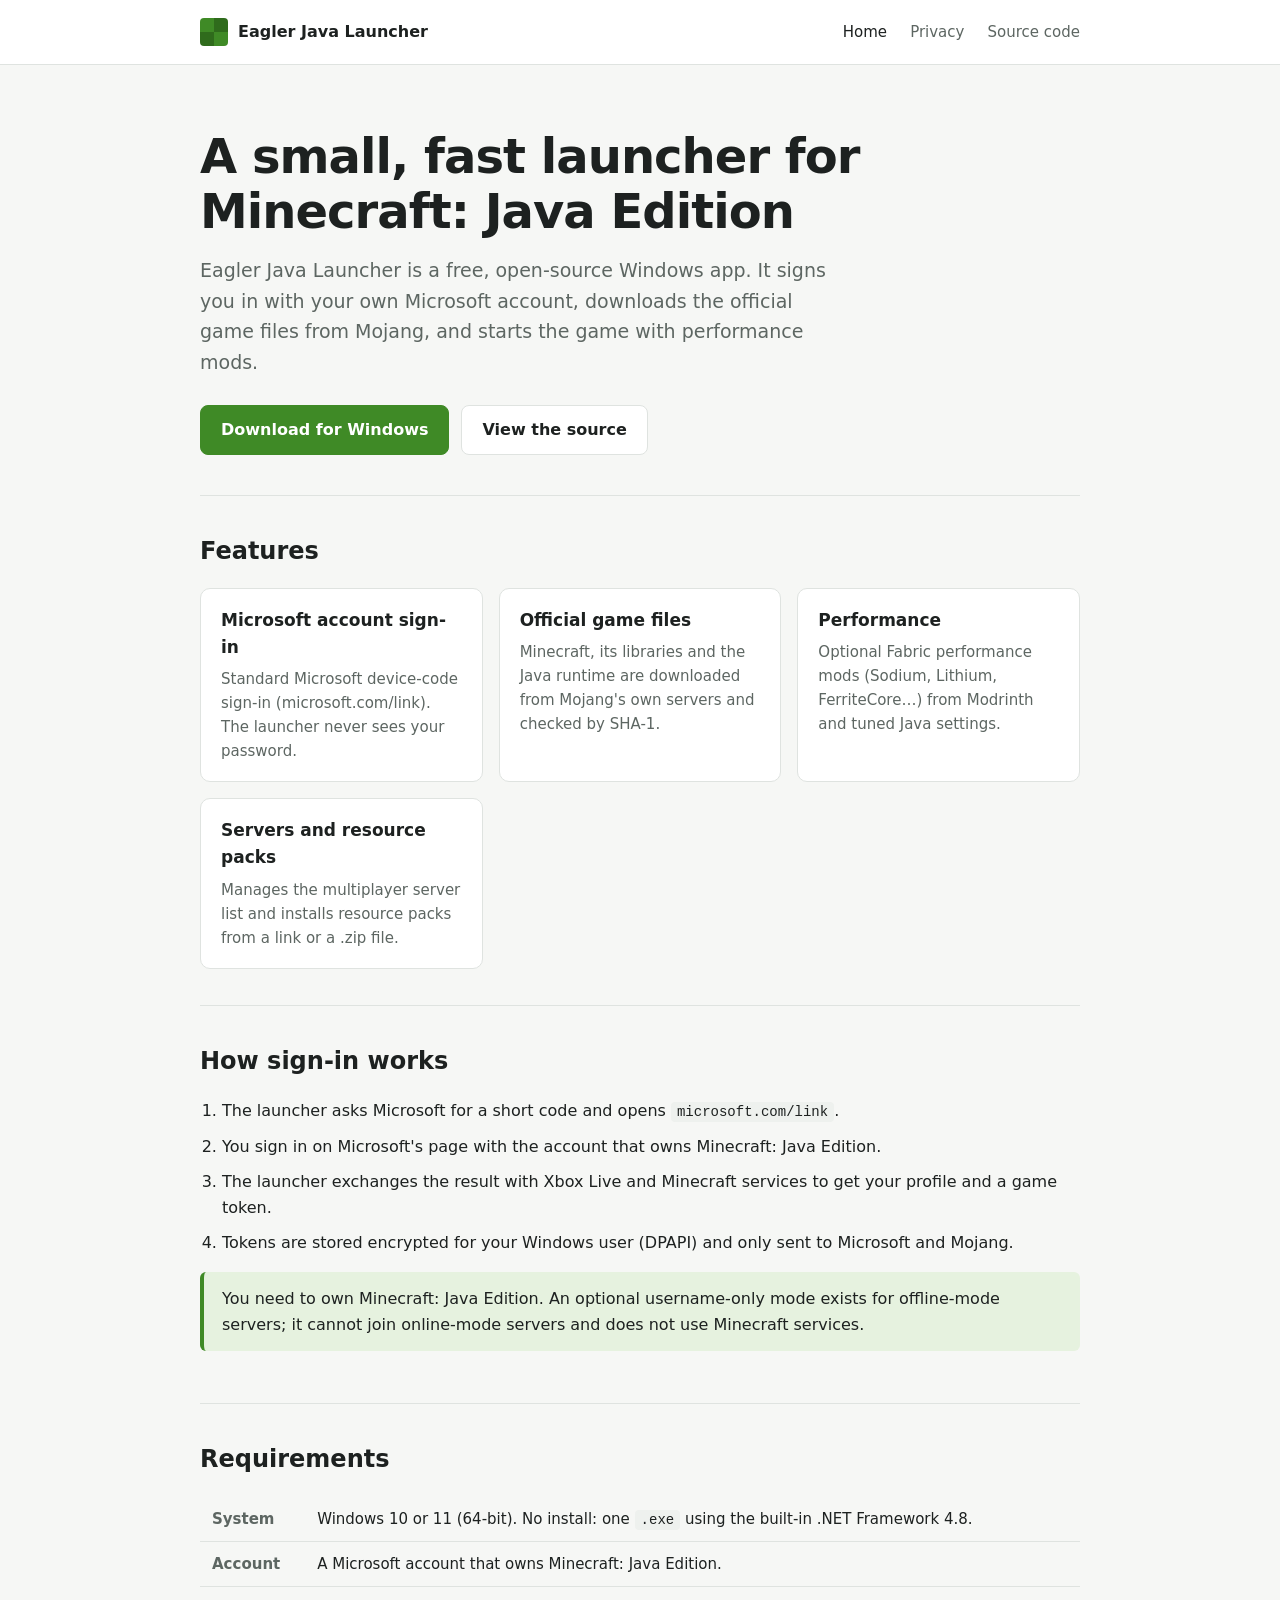
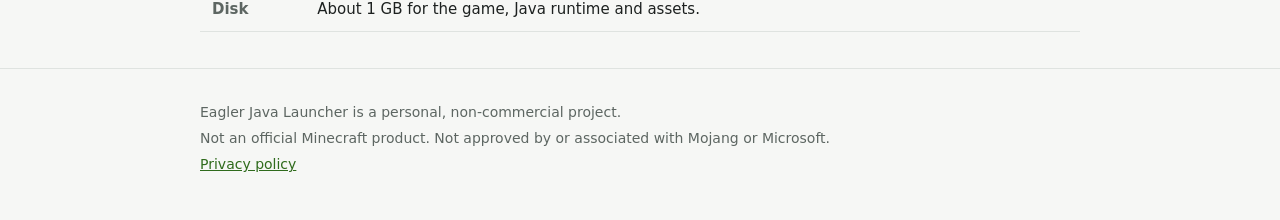
<file: index.html>
<!doctype html>
<html lang="en">
<head>
	<meta charset="utf-8">
	<meta name="viewport" content="width=device-width, initial-scale=1">
	<title>Eagler Java Launcher</title>
	<meta name="description" content="A lightweight, open-source Windows launcher for Minecraft: Java Edition with Microsoft account sign-in and performance mods.">
	<link rel="stylesheet" href="style.css">
</head>
<body>
	<header class="site">
		<div class="wrap">
			<a class="brand" href="./"><span class="brand-mark" aria-hidden="true"></span>Eagler Java Launcher</a>
			<nav>
				<a href="./" aria-current="page">Home</a>
				<a href="privacy.html">Privacy</a>
				<a href="https://github.com/AvenoxMC/avenox-launcher">Source code</a>
			</nav>
		</div>
	</header>

	<main class="wrap">
		<div class="hero">
			<h1>A small, fast launcher for Minecraft: Java Edition</h1>
			<p class="lead">
				Eagler Java Launcher is a free, open-source Windows app. It signs you in with your own Microsoft account,
				downloads the official game files from Mojang, and starts the game with performance mods.
			</p>
			<div class="actions">
				<a class="button primary" href="https://github.com/AvenoxMC/avenox-launcher/releases">Download for Windows</a>
				<a class="button" href="https://github.com/AvenoxMC/avenox-launcher">View the source</a>
			</div>
		</div>

		<section>
			<h2>Features</h2>
			<div class="grid">
				<div class="card">
					<h3>Microsoft account sign-in</h3>
					<p>Standard Microsoft device-code sign-in (microsoft.com/link). The launcher never sees your password.</p>
				</div>
				<div class="card">
					<h3>Official game files</h3>
					<p>Minecraft, its libraries and the Java runtime are downloaded from Mojang's own servers and checked by SHA-1.</p>
				</div>
				<div class="card">
					<h3>Performance</h3>
					<p>Optional Fabric performance mods (Sodium, Lithium, FerriteCore…) from Modrinth and tuned Java settings.</p>
				</div>
				<div class="card">
					<h3>Servers and resource packs</h3>
					<p>Manages the multiplayer server list and installs resource packs from a link or a .zip file.</p>
				</div>
			</div>
		</section>

		<section>
			<h2>How sign-in works</h2>
			<ol class="steps">
				<li>The launcher asks Microsoft for a short code and opens <code>microsoft.com/link</code>.</li>
				<li>You sign in on Microsoft's page with the account that owns Minecraft: Java Edition.</li>
				<li>The launcher exchanges the result with Xbox Live and Minecraft services to get your profile and a game token.</li>
				<li>Tokens are stored encrypted for your Windows user (DPAPI) and only sent to Microsoft and Mojang.</li>
			</ol>
			<p class="note">
				You need to own Minecraft: Java Edition. An optional username-only mode exists for offline-mode servers;
				it cannot join online-mode servers and does not use Minecraft services.
			</p>
		</section>

		<section>
			<h2>Requirements</h2>
			<div class="table-scroll">
				<table>
					<tr><th>System</th><td>Windows 10 or 11 (64-bit). No install: one <code>.exe</code> using the built-in .NET Framework 4.8.</td></tr>
					<tr><th>Account</th><td>A Microsoft account that owns Minecraft: Java Edition.</td></tr>
					<tr><th>Disk</th><td>About 1 GB for the game, Java runtime and assets.</td></tr>
				</table>
			</div>
		</section>
	</main>

	<footer class="site">
		<div class="wrap">
			<p>Eagler Java Launcher is a personal, non-commercial project.</p>
			<p>Not an official Minecraft product. Not approved by or associated with Mojang or Microsoft.</p>
			<p><a href="privacy.html">Privacy policy</a></p>
		</div>
	</footer>
</body>
</html>
</file>
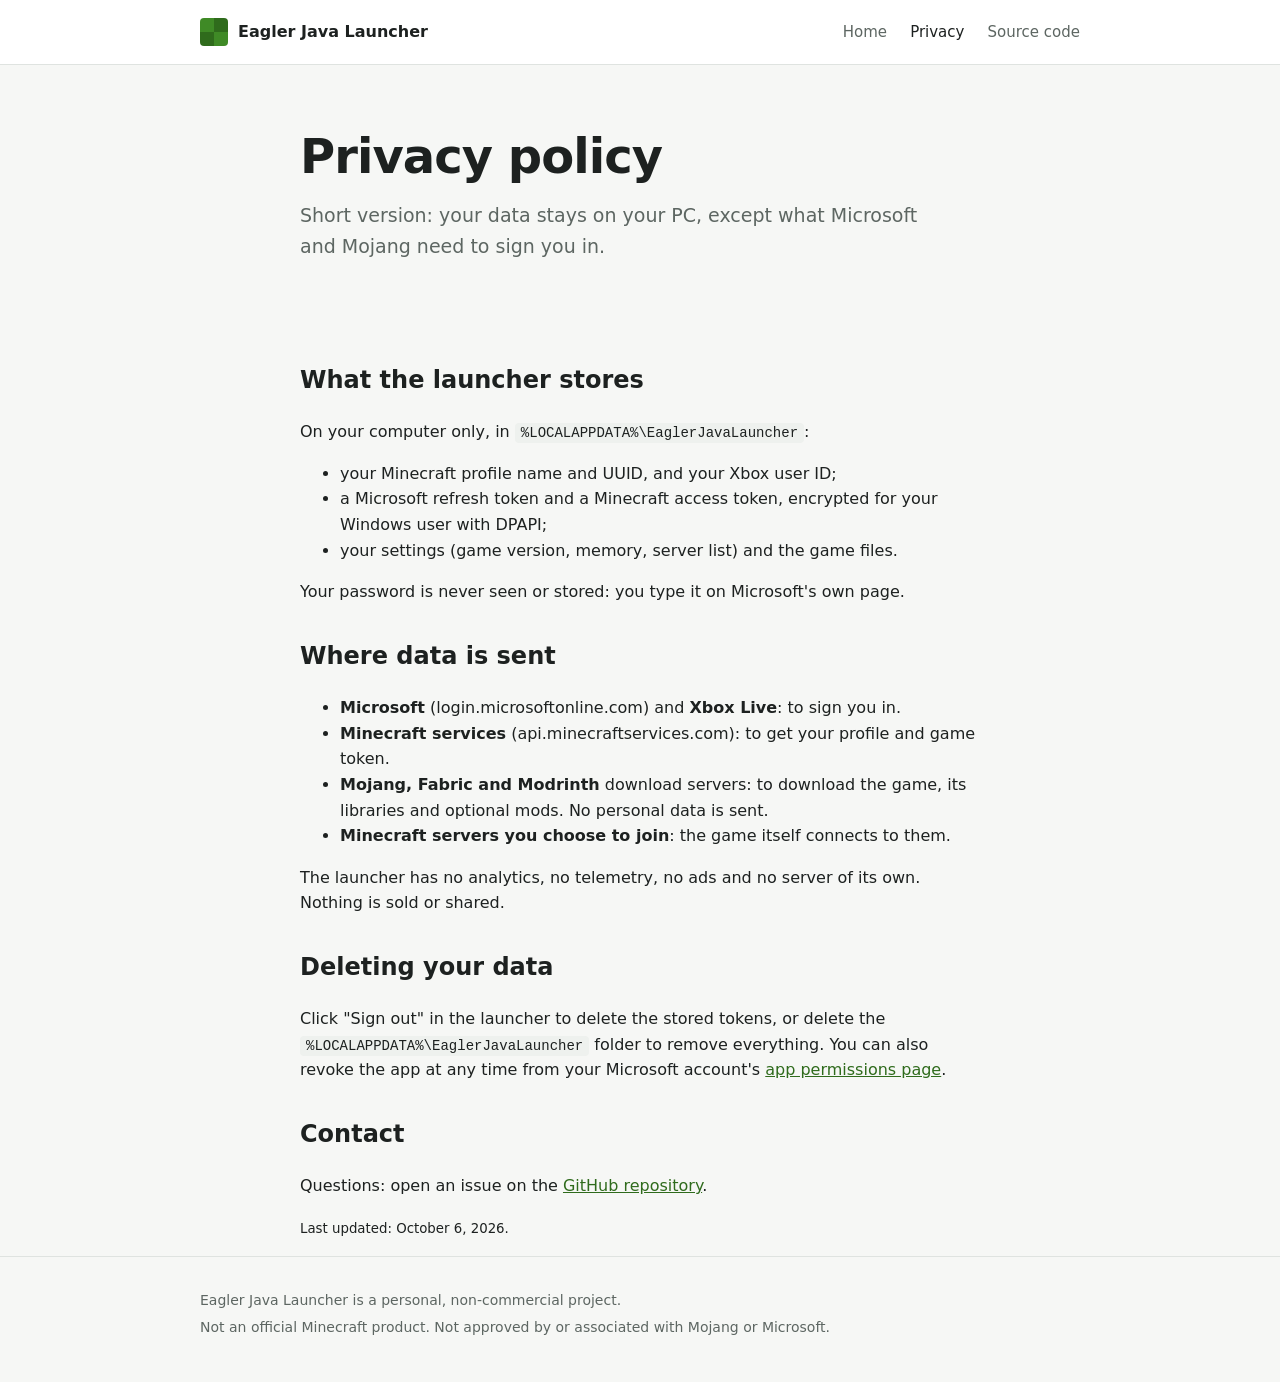
<file: privacy.html>
<!doctype html>
<html lang="en">
<head>
	<meta charset="utf-8">
	<meta name="viewport" content="width=device-width, initial-scale=1">
	<title>Privacy Policy · Eagler Java Launcher</title>
	<meta name="description" content="What data Eagler Java Launcher handles and where it goes.">
	<link rel="stylesheet" href="style.css">
</head>
<body>
	<header class="site">
		<div class="wrap">
			<a class="brand" href="./"><span class="brand-mark" aria-hidden="true"></span>Eagler Java Launcher</a>
			<nav>
				<a href="./">Home</a>
				<a href="privacy.html" aria-current="page">Privacy</a>
				<a href="https://github.com/AvenoxMC/avenox-launcher">Source code</a>
			</nav>
		</div>
	</header>

	<main class="wrap prose">
		<div class="hero">
			<h1>Privacy policy</h1>
			<p class="lead">Short version: your data stays on your PC, except what Microsoft and Mojang need to sign you in.</p>
		</div>

		<h2>What the launcher stores</h2>
		<p>On your computer only, in <code>%LOCALAPPDATA%\EaglerJavaLauncher</code>:</p>
		<ul>
			<li>your Minecraft profile name and UUID, and your Xbox user ID;</li>
			<li>a Microsoft refresh token and a Minecraft access token, encrypted for your Windows user with DPAPI;</li>
			<li>your settings (game version, memory, server list) and the game files.</li>
		</ul>
		<p>Your password is never seen or stored: you type it on Microsoft's own page.</p>

		<h2>Where data is sent</h2>
		<ul>
			<li><strong>Microsoft</strong> (login.microsoftonline.com) and <strong>Xbox Live</strong>: to sign you in.</li>
			<li><strong>Minecraft services</strong> (api.minecraftservices.com): to get your profile and game token.</li>
			<li><strong>Mojang, Fabric and Modrinth</strong> download servers: to download the game, its libraries and optional mods. No personal data is sent.</li>
			<li><strong>Minecraft servers you choose to join</strong>: the game itself connects to them.</li>
		</ul>
		<p>The launcher has no analytics, no telemetry, no ads and no server of its own. Nothing is sold or shared.</p>

		<h2>Deleting your data</h2>
		<p>
			Click "Sign out" in the launcher to delete the stored tokens, or delete the
			<code>%LOCALAPPDATA%\EaglerJavaLauncher</code> folder to remove everything.
			You can also revoke the app at any time from your Microsoft account's
			<a href="https://account.live.com/consent/Manage">app permissions page</a>.
		</p>

		<h2>Contact</h2>
		<p>Questions: open an issue on the <a href="https://github.com/AvenoxMC/avenox-launcher/issues">GitHub repository</a>.</p>
		<p><small>Last updated: October 6, 2026.</small></p>
	</main>

	<footer class="site">
		<div class="wrap">
			<p>Eagler Java Launcher is a personal, non-commercial project.</p>
			<p>Not an official Minecraft product. Not approved by or associated with Mojang or Microsoft.</p>
		</div>
	</footer>
</body>
</html>
</file>
<file: style.css>
:root {
	--bg: #f6f7f5;
	--surface: #ffffff;
	--text: #1d2120;
	--muted: #5d6662;
	--line: #dfe3e0;
	--accent: #3f8a26;
	--accent-strong: #2f6b1c;
	--accent-soft: #e6f2df;
	--code: #eef1ee;
}

@media (prefers-color-scheme: dark) {
	:root {
		--bg: #121513;
		--surface: #1a1e1b;
		--text: #e7ebe8;
		--muted: #a1aaa5;
		--line: #2c332e;
		--accent: #6cc04a;
		--accent-strong: #8fd870;
		--accent-soft: #1f2f19;
		--code: #222823;
	}
}

* { box-sizing: border-box; }

html { -webkit-text-size-adjust: 100%; }

body {
	margin: 0;
	background: var(--bg);
	color: var(--text);
	font: 16px/1.6 system-ui, -apple-system, "Segoe UI", Roboto, sans-serif;
}

a { color: var(--accent-strong); }
a:hover { text-decoration-thickness: 2px; }

.wrap { max-width: 920px; margin: 0 auto; padding: 0 20px; }

header.site {
	border-bottom: 1px solid var(--line);
	background: var(--surface);
}

header.site .wrap {
	display: flex;
	align-items: center;
	justify-content: space-between;
	gap: 16px;
	min-height: 64px;
	flex-wrap: wrap;
}

.brand {
	display: flex;
	align-items: center;
	gap: 10px;
	font-weight: 700;
	color: var(--text);
	text-decoration: none;
}

.brand-mark {
	width: 28px;
	height: 28px;
	background:
		linear-gradient(var(--accent) 0 0) 0 0 / 50% 50% no-repeat,
		linear-gradient(var(--accent-strong) 0 0) 100% 0 / 50% 50% no-repeat,
		linear-gradient(var(--accent-strong) 0 0) 0 100% / 50% 50% no-repeat,
		linear-gradient(var(--accent) 0 0) 100% 100% / 50% 50% no-repeat;
	border-radius: 4px;
}

nav a {
	color: var(--muted);
	text-decoration: none;
	margin-left: 18px;
	font-size: 15px;
}
nav a:hover, nav a[aria-current="page"] { color: var(--text); }

.hero { padding: 64px 0 40px; }

.hero h1 {
	font-size: clamp(32px, 5vw, 48px);
	line-height: 1.15;
	margin: 0 0 16px;
	letter-spacing: -0.02em;
}

.lead { font-size: 19px; color: var(--muted); max-width: 640px; margin: 0 0 28px; }

.actions { display: flex; gap: 12px; flex-wrap: wrap; }

.button {
	display: inline-block;
	padding: 11px 20px;
	border-radius: 8px;
	border: 1px solid var(--line);
	background: var(--surface);
	color: var(--text);
	font-weight: 600;
	text-decoration: none;
}
.button.primary { background: var(--accent); border-color: var(--accent); color: #fff; }
.button.primary:hover { background: var(--accent-strong); border-color: var(--accent-strong); }
@media (prefers-color-scheme: dark) { .button.primary { color: #0e1a09; } }

section { padding: 36px 0; border-top: 1px solid var(--line); }
section h2 { font-size: 24px; margin: 0 0 18px; }

.grid {
	display: grid;
	grid-template-columns: repeat(auto-fit, minmax(240px, 1fr));
	gap: 16px;
}

.card {
	background: var(--surface);
	border: 1px solid var(--line);
	border-radius: 10px;
	padding: 18px 20px;
}
.card h3 { margin: 0 0 6px; font-size: 17px; }
.card p { margin: 0; color: var(--muted); font-size: 15px; }

ol.steps { padding-left: 22px; margin: 0; }
ol.steps li { margin-bottom: 10px; }

code {
	background: var(--code);
	padding: 2px 6px;
	border-radius: 4px;
	font: 14px/1.4 ui-monospace, "Cascadia Mono", Consolas, monospace;
	overflow-wrap: anywhere;
}

.note {
	background: var(--accent-soft);
	border-left: 4px solid var(--accent);
	padding: 14px 18px;
	border-radius: 6px;
}

table { width: 100%; border-collapse: collapse; font-size: 15px; }
th, td { text-align: left; padding: 10px 12px; border-bottom: 1px solid var(--line); vertical-align: top; }
th { color: var(--muted); font-weight: 600; }
.table-scroll { overflow-x: auto; }

.prose { max-width: 720px; }
.prose h2 { margin-top: 32px; }

footer.site {
	border-top: 1px solid var(--line);
	padding: 28px 0 40px;
	color: var(--muted);
	font-size: 14px;
}
footer.site p { margin: 4px 0; }

@media (max-width: 560px) {
	nav a { margin: 0 14px 0 0; }
	.hero { padding: 40px 0 28px; }
}
</file>
